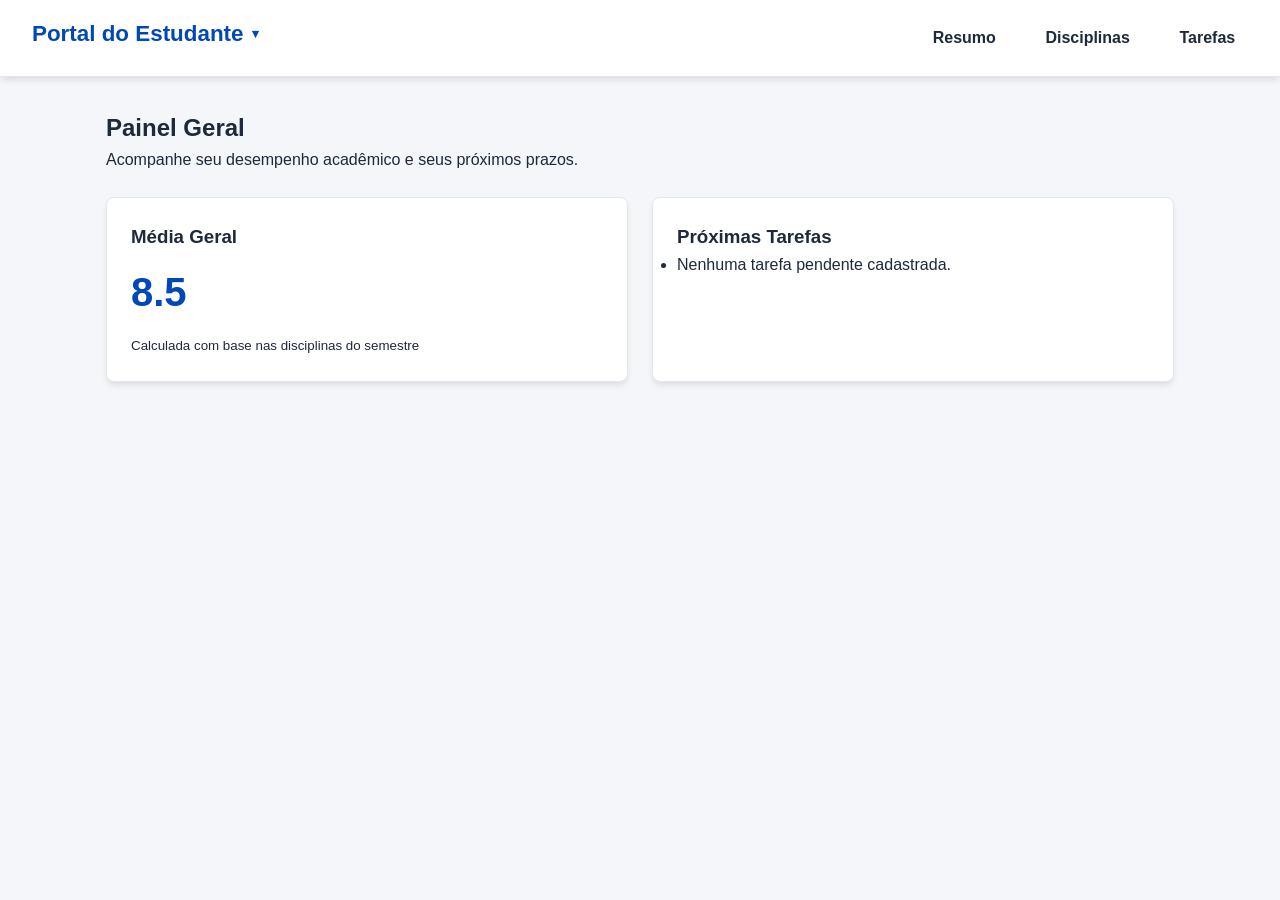
<file: index.html>
<!DOCTYPE html>
<html lang="pt-BR">
<head>
    <meta charset="UTF-8">
    <meta name="viewport" content="width=device-width, initial-scale=1.0">
    <title>Portal do Estudante - Dashboard</title>
    <link rel="stylesheet" href="css/style.css">
</head>
<body>

<header>
    <div class="brand-container">
        <!-- O JS atualizará o texto do título dinamicamente -->
        <h1 class="brand-title">
            <span id="nome-modulo-ativo">Portal do Estudante</span>
            <span class="arrow">▾</span>
        </h1>

        <div class="brand-dropdown">
            <a href="index.html" class="dropdown-item" data-set-theme="ficr">
                <strong>Portal do Estudante</strong>
                <small>Resumo, Disciplinas e Tarefas</small>
            </a>
            <a href="index.html" class="dropdown-item" data-set-theme="porto-digital">
                <strong>Embarque Digital</strong>
                <small>Projetos e Modos de Trabalho</small>
            </a>
            <a href="cursos.html" class="dropdown-item" data-set-theme="cursos">
                <strong>Cursos & Certificados</strong>
                <small>Gestão de Aprendizado Extra</small>
            </a>
            <a href="oportunidades.html" class="dropdown-item" data-set-theme="oportunidades">
                <strong>Oportunidades</strong>
                <small>Mapeamento de Vagas e Estágios</small>
            </a>
        </div>
    </div>

    <!-- O JS atualizará os links deste menu dinamicamente -->
    <nav>
        <ul id="menu-navegacao-dinamico">
            <!-- Gerado via JavaScript -->
        </ul>
    </nav>
</header>

<main>
    <!-- CONTEÚDO DO PORTAL DO ESTUDANTE -->
    <div id="conteudo-portal">
        <section>
            <h2>Painel Geral</h2>
            <p>Acompanhe seu desempenho acadêmico e seus próximos prazos.</p>
        </section>

        <!-- Seção de Resumos e Estatísticas -->
        <section class="dashboard-resumo">
            <!-- Card 1: Média Geral -->
            <article class="card">
                <h3>Média Geral</h3>
                <p class="valor-destaque">8.5</p>
                <small>Calculada com base nas disciplinas do semestre</small>
            </article>

            <!-- Card 2: Próximas Tarefas -->
            <article class="card">
                <h3>Próximas Tarefas</h3>
                <ul id="lista-proximas-tarefas">
                    <!-- Preenchido via JS com os dados do localStorage -->
                </ul>
            </article>
        </section>
    </div>

    <!-- CONTEÚDO DO EMBARQUE DIGITAL (EM DESENVOLVIMENTO) -->
    <section id="conteudo-embarque" class="card" style="display: none; text-align: center; padding: 3rem 1.5rem; margin-top: 1rem;">
        <div style="font-size: 3rem; margin-bottom: 1rem;">🚀</div>
        <h2>Módulo Embarque Digital</h2>
        <p style="color: var(--text-muted); max-width: 500px; margin: 0.5rem auto 1.5rem; line-height: 1.5;">
            Este espaço está sendo estruturado para integrar o acompanhamento de residência, projetos e mentorias do programa. Em breve mais novidades!
        </p>
        <span class="badge badge-andamento">Em Desenvolvimento</span>
    </section>
</main>

<script src="js/script.js"></script>
</body>
</html>
</file>
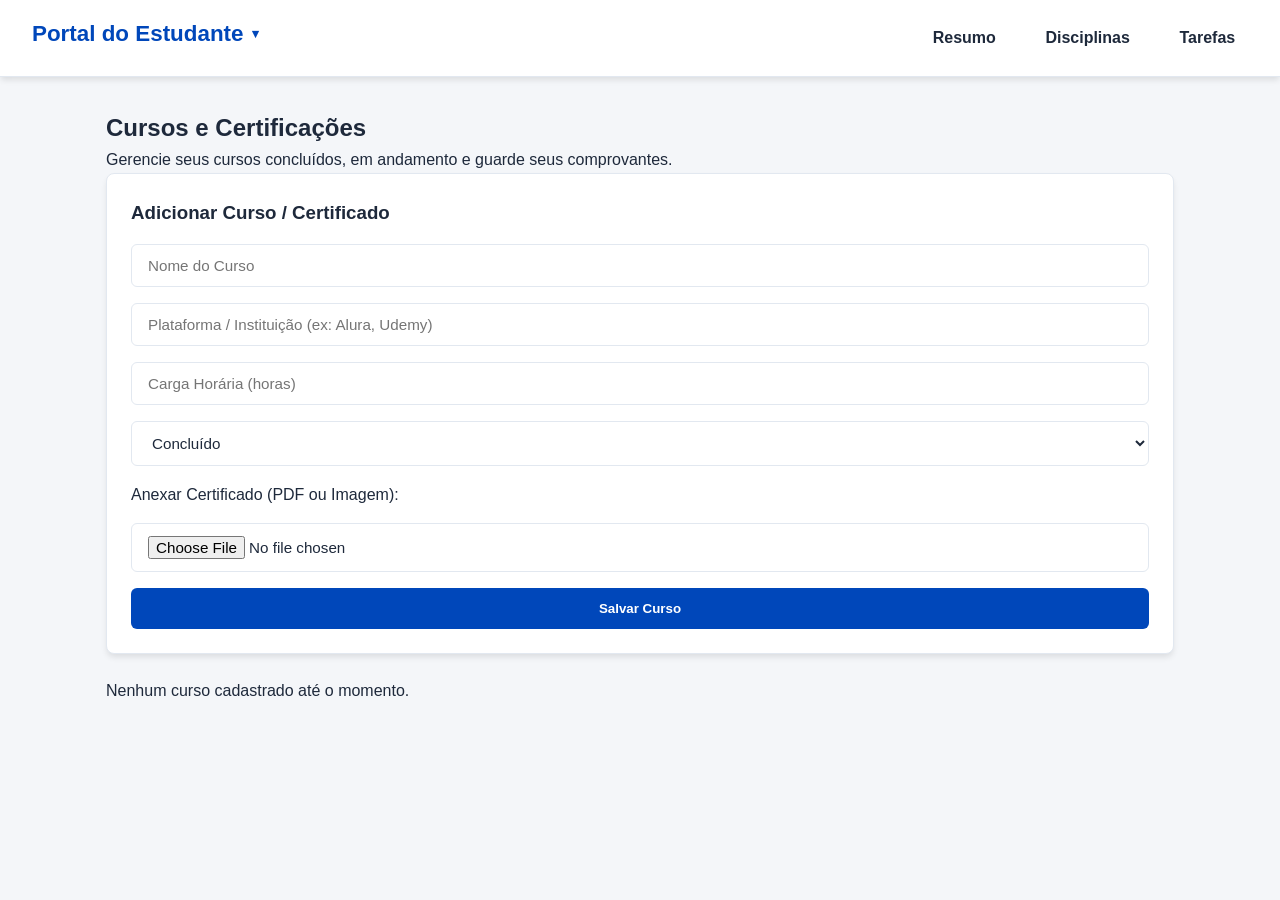
<file: cursos.html>
<!DOCTYPE html>
<html lang="pt-BR">
<head>
    <meta charset="UTF-8">
    <meta name="viewport" content="width=device-width, initial-scale=1.0">
    <title>Portal do Estudante - Cursos & Certificados</title>
    <link rel="stylesheet" href="css/style.css">
</head>
<body>

<header>
    <div class="brand-container">
        <!-- O JS atualizará o texto do título dinamicamente -->
        <h1 class="brand-title">
            <span id="nome-modulo-ativo">Portal do Estudante</span>
            <span class="arrow">▾</span>
        </h1>

        <div class="brand-dropdown">
            <a href="index.html" class="dropdown-item" data-set-theme="ficr">
                <strong>Portal do Estudante</strong>
                <small>Resumo, Disciplinas e Tarefas</small>
            </a>
            <a href="index.html" class="dropdown-item" data-set-theme="porto-digital">
                <strong>Embarque Digital</strong>
                <small>Projetos e Modos de Trabalho</small>
            </a>
            <a href="cursos.html" class="dropdown-item" data-set-theme="cursos">
                <strong>Cursos & Certificados</strong>
                <small>Gestão de Aprendizado Extra</small>
            </a>
            <a href="oportunidades.html" class="dropdown-item" data-set-theme="oportunidades">
                <strong>Oportunidades</strong>
                <small>Mapeamento de Vagas e Estágios</small>
            </a>
        </div>
    </div>

    <!-- O JS atualizará os links deste menu dinamicamente -->
    <nav>
        <ul id="menu-navegacao-dinamico">
            <!-- Gerado via JavaScript -->
        </ul>
    </nav>
</header>
<main>
    <section>
        <h2>Cursos e Certificações</h2>
        <p>Gerencie seus cursos concluídos, em andamento e guarde seus comprovantes.</p>
    </section>

    <!-- Formulário de Cadastro -->
    <section class="card">
        <h3>Adicionar Curso / Certificado</h3>
        <form id="form-curso">
            <input type="text" id="nome-curso" placeholder="Nome do Curso" required>
            <input type="text" id="plataforma-curso" placeholder="Plataforma / Instituição (ex: Alura, Udemy)" required>
            <input type="number" id="carga-horaria" placeholder="Carga Horária (horas)" required>

            <select id="status-curso">
                <option value="Concluído">Concluído</option>
                <option value="Em Andamento">Em Andamento</option>
                <option value="Pretendo Fazer">Pretendo Fazer</option>
            </select>

            <label for="upload-certificado">Anexar Certificado (PDF ou Imagem):</label>
            <input type="file" id="upload-certificado" accept="image/*,.pdf">

            <button type="submit">Salvar Curso</button>
        </form>
    </section>

    <!-- Container Dinâmico de Cursos -->
    <section class="dashboard-resumo" id="container-cursos">
        <!-- Renderizado dinamicamente via JS -->
    </section>
</main>

<script src="js/script.js"></script>
</body>
</html>
</file>
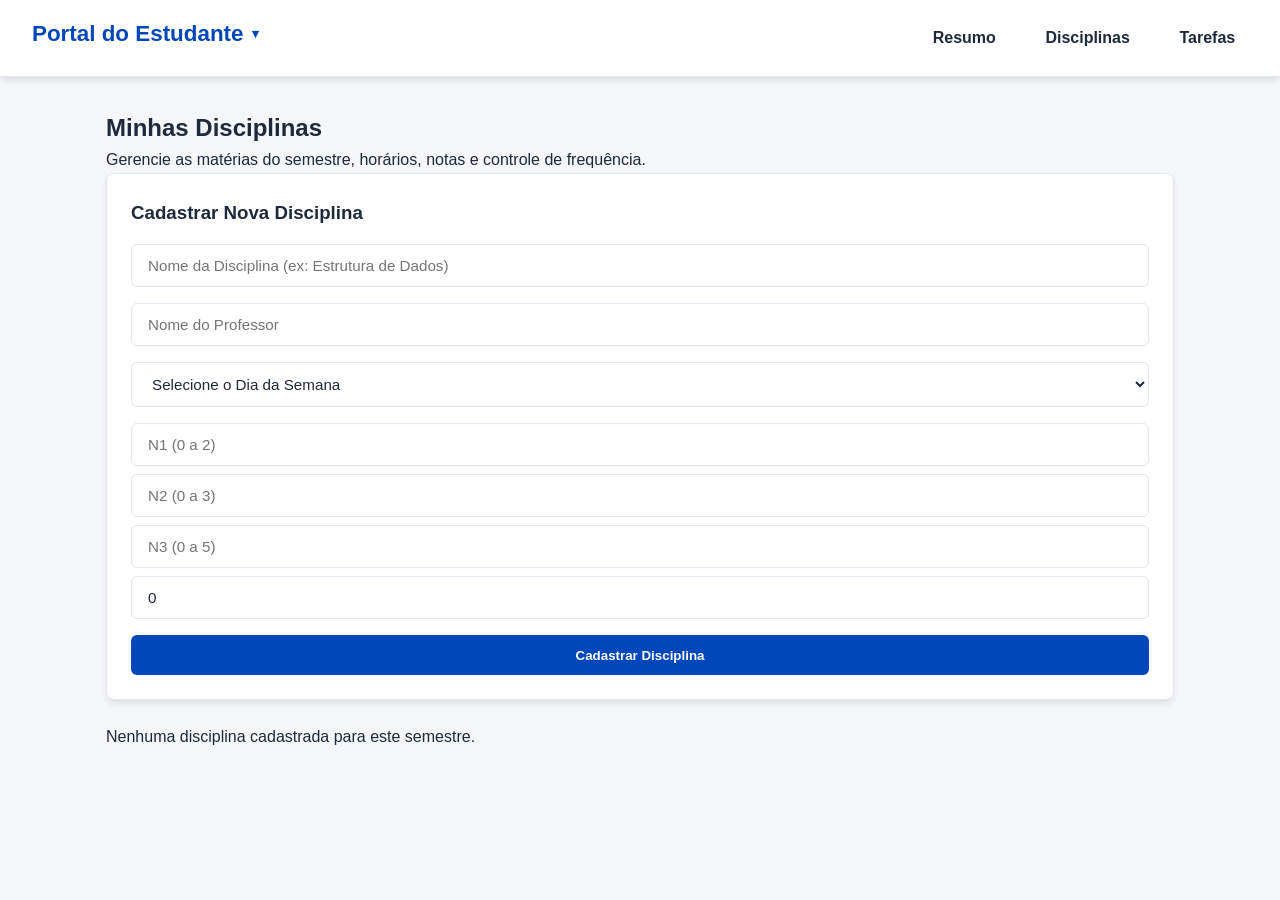
<file: disciplinas.html>
<!DOCTYPE html>
<html lang="pt-BR">
<head>
    <meta charset="UTF-8">
    <meta name="viewport" content="width=device-width, initial-scale=1.0">
    <title>Portal do Estudante - Disciplinas</title>
    <link rel="stylesheet" href="css/style.css">
</head>
<body>

<header>
    <div class="brand-container">
        <!-- O JS atualizará o texto do título dinamicamente -->
        <h1 class="brand-title">
            <span id="nome-modulo-ativo">Portal do Estudante</span>
            <span class="arrow">▾</span>
        </h1>

        <div class="brand-dropdown">
            <a href="index.html" class="dropdown-item" data-set-theme="ficr">
                <strong>Portal do Estudante</strong>
                <small>Resumo, Disciplinas e Tarefas</small>
            </a>
            <a href="index.html" class="dropdown-item" data-set-theme="porto-digital">
                <strong>Embarque Digital</strong>
                <small>Projetos e Modos de Trabalho</small>
            </a>
            <a href="cursos.html" class="dropdown-item" data-set-theme="cursos">
                <strong>Cursos & Certificados</strong>
                <small>Gestão de Aprendizado Extra</small>
            </a>
            <a href="oportunidades.html" class="dropdown-item" data-set-theme="oportunidades">
                <strong>Oportunidades</strong>
                <small>Mapeamento de Vagas e Estágios</small>
            </a>
        </div>
    </div>

    <!-- O JS atualizará os links deste menu dinamicamente -->
    <nav>
        <ul id="menu-navegacao-dinamico">
            <!-- Gerado via JavaScript -->
        </ul>
    </nav>
</header>

<main>
    <section>
        <h2>Minhas Disciplinas</h2>
        <p>Gerencie as matérias do semestre, horários, notas e controle de frequência.</p>
    </section>

    <!-- Formulário de Cadastro -->
    <section class="card">
        <h3>Cadastrar Nova Disciplina</h3>
        <form id="form-disciplina">
            <input type="text" id="nome-disciplina" placeholder="Nome da Disciplina (ex: Estrutura de Dados)" required>
            <input type="text" id="prof-disciplina" placeholder="Nome do Professor" required>

            <select id="dia-disciplina" required>
                <option value="">Selecione o Dia da Semana</option>
                <option value="Segunda-feira">Segunda-feira</option>
                <option value="Terça-feira">Terça-feira</option>
                <option value="Quarta-feira">Quarta-feira</option>
                <option value="Quinta-feira">Quinta-feira</option>
                <option value="Sexta-feira">Sexta-feira</option>
                <option value="Sábado">Sábado</option>
            </select>

            <div style="display: flex; gap: 0.5rem; flex-wrap: wrap;">
                <input type="number" id="nota1-disciplina" placeholder="N1 (0 a 2)" step="0.1" min="0" max="2">
                <input type="number" id="nota2-disciplina" placeholder="N2 (0 a 3)" step="0.1" min="0" max="3">
                <input type="number" id="nota3-disciplina" placeholder="N3 (0 a 5)" step="0.1" min="0" max="5">
                <input type="number" id="faltas-disciplina" placeholder="Faltas acumuladas" min="0" value="0">
            </div>

            <button type="submit">Cadastrar Disciplina</button>
        </form>
    </section>

    <!-- Container de Cards das Disciplinas -->
    <section class="dashboard-resumo" id="container-disciplinas">
        <!-- Renderizado dinamicamente via JS -->
    </section>
</main>

<script src="js/script.js"></script>
</body>
</html>
</file>
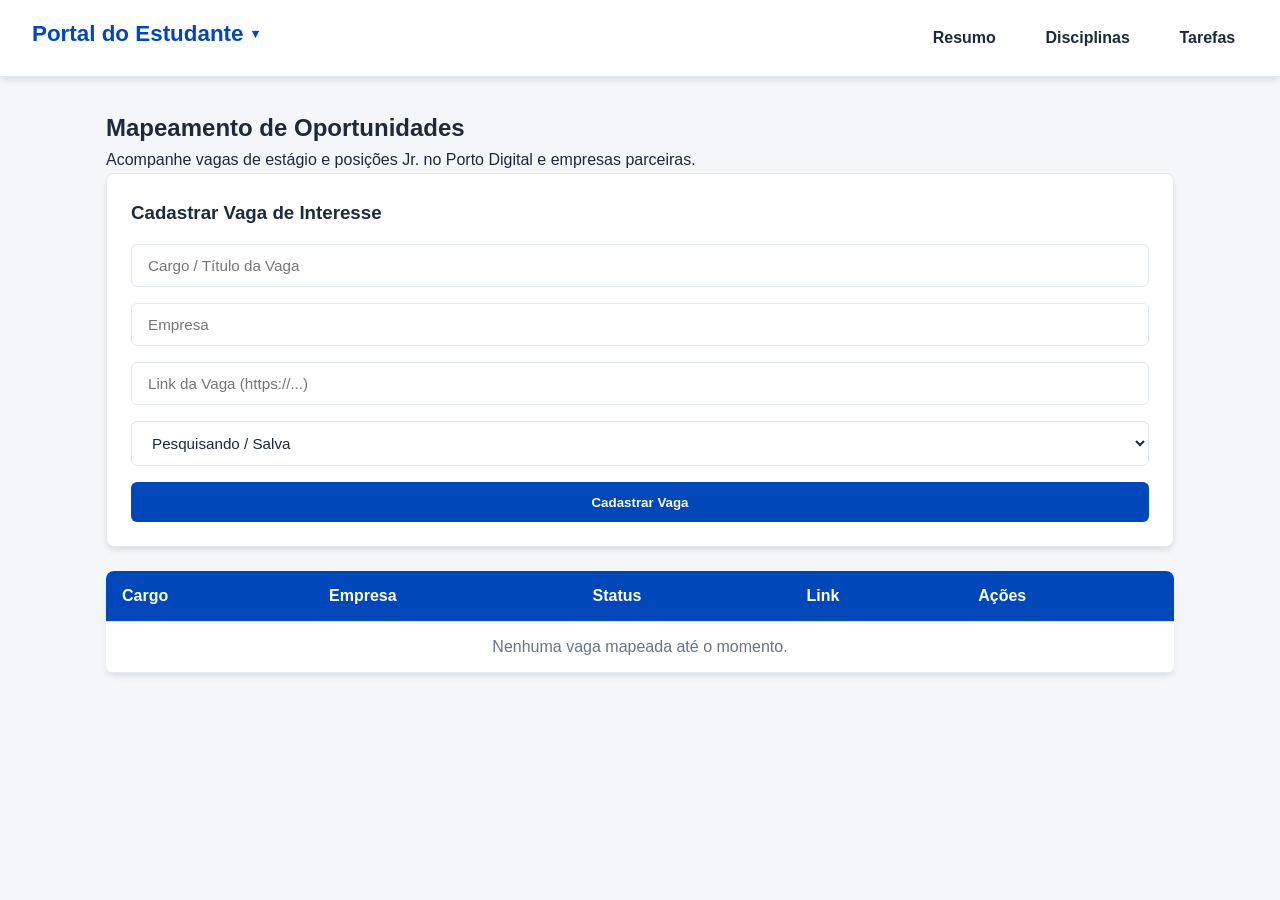
<file: oportunidades.html>
<!DOCTYPE html>
<html lang="pt-BR">
<head>
    <meta charset="UTF-8">
    <meta name="viewport" content="width=device-width, initial-scale=1.0">
    <title>Portal do Estudante - Oportunidades</title>
    <link rel="stylesheet" href="css/style.css">
</head>
<body>

<header>
    <div class="brand-container">
        <!-- O JS atualizará o texto do título dinamicamente -->
        <h1 class="brand-title">
            <span id="nome-modulo-ativo">Portal do Estudante</span>
            <span class="arrow">▾</span>
        </h1>

        <div class="brand-dropdown">
            <a href="index.html" class="dropdown-item" data-set-theme="ficr">
                <strong>Portal do Estudante</strong>
                <small>Resumo, Disciplinas e Tarefas</small>
            </a>
            <a href="index.html" class="dropdown-item" data-set-theme="porto-digital">
                <strong>Embarque Digital</strong>
                <small>Projetos e Modos de Trabalho</small>
            </a>
            <a href="cursos.html" class="dropdown-item" data-set-theme="cursos">
                <strong>Cursos & Certificados</strong>
                <small>Gestão de Aprendizado Extra</small>
            </a>
            <a href="oportunidades.html" class="dropdown-item" data-set-theme="oportunidades">
                <strong>Oportunidades</strong>
                <small>Mapeamento de Vagas e Estágios</small>
            </a>
        </div>
    </div>

    <!-- O JS atualizará os links deste menu dinamicamente -->
    <nav>
        <ul id="menu-navegacao-dinamico">
            <!-- Gerado via JavaScript -->
        </ul>
    </nav>
</header>

<main>
    <section>
        <h2>Mapeamento de Oportunidades</h2>
        <p>Acompanhe vagas de estágio e posições Jr. no Porto Digital e empresas parceiras.</p>
    </section>

    <!-- Formulário de Nova Vaga -->
    <section class="card">
        <h3>Cadastrar Vaga de Interesse</h3>
        <form id="form-vaga">
            <input type="text" id="cargo-vaga" placeholder="Cargo / Título da Vaga" required>
            <input type="text" id="empresa-vaga" placeholder="Empresa" required>
            <input type="url" id="link-vaga" placeholder="Link da Vaga (https://...)" required>
            <select id="status-vaga">
                <option value="Pesquisando">Pesquisando / Salva</option>
                <option value="Inscrito">Candidatura Enviada</option>
                <option value="Entrevista">Em Processo Seletivo</option>
                <option value="Banco">Banco de Talentos</option>
            </select>
            <button type="submit">Cadastrar Vaga</button>
        </form>
    </section>

    <!-- Tabela de Acompanhamento -->
    <section class="tarefas-container">
        <table>
            <thead>
            <tr>
                <th>Cargo</th>
                <th>Empresa</th>
                <th>Status</th>
                <th>Link</th>
                <th>Ações</th>
            </tr>
            </thead>
            <tbody id="tabela-vagas-body">
            <!-- Renderizado dinamicamente via JS -->
            </tbody>
        </table>
    </section>
</main>

<script src="js/script.js"></script>
</body>
</html>
</file>
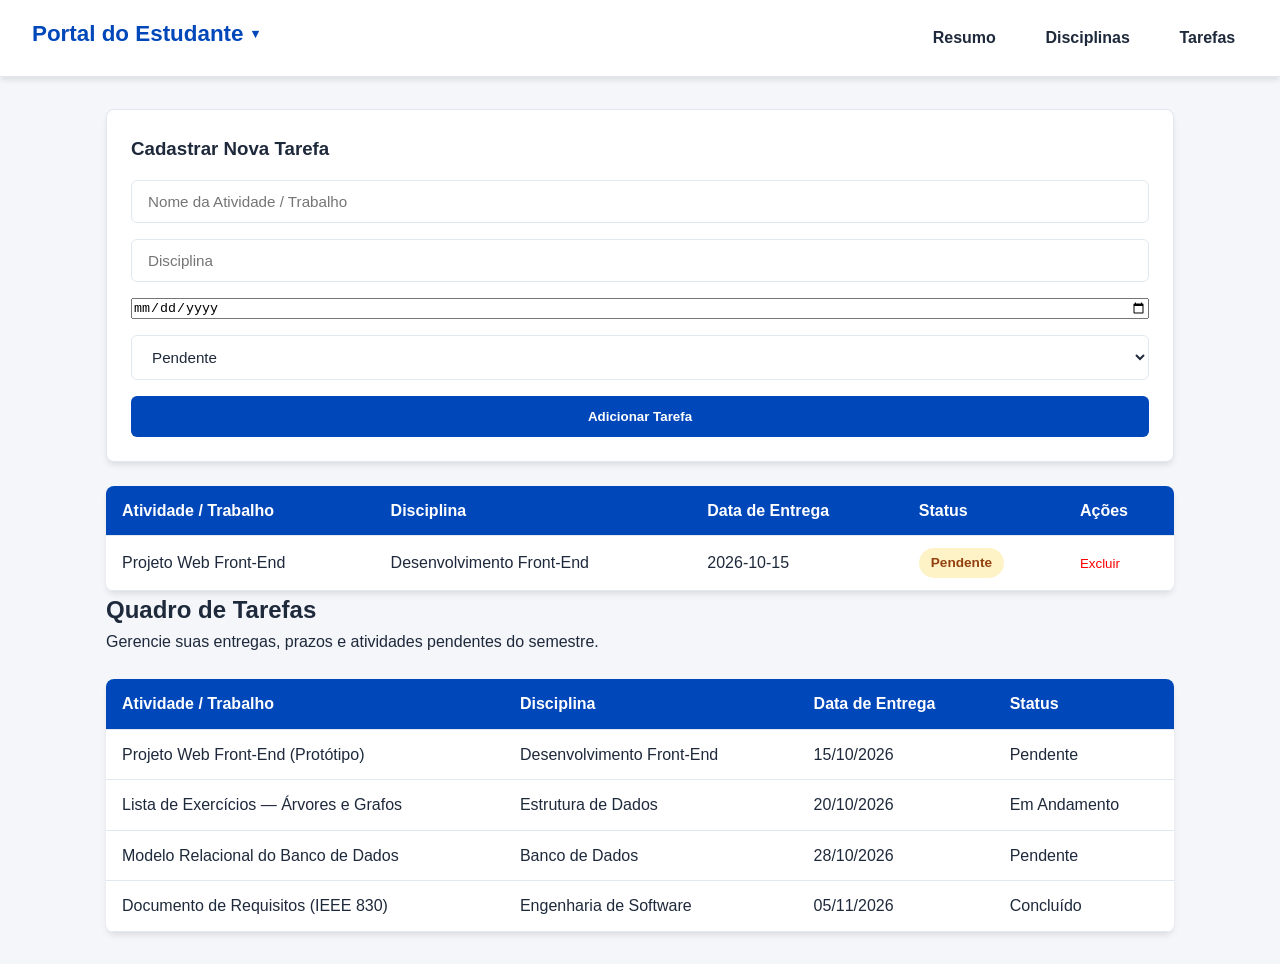
<file: tarefas.html>
<!DOCTYPE html>
<html lang="pt-BR">
<head>
    <meta charset="UTF-8">
    <meta name="viewport" content="width=device-width, initial-scale=1.0">
    <title>Portal do Estudante - Tarefas</title>
    <link rel="stylesheet" href="css/style.css">
</head>
<body>

<header>
    <div class="brand-container">
        <!-- O JS atualizará o texto do título dinamicamente -->
        <h1 class="brand-title">
            <span id="nome-modulo-ativo">Portal do Estudante</span>
            <span class="arrow">▾</span>
        </h1>

        <div class="brand-dropdown">
            <a href="index.html" class="dropdown-item" data-set-theme="ficr">
                <strong>Portal do Estudante</strong>
                <small>Resumo, Disciplinas e Tarefas</small>
            </a>
            <a href="index.html" class="dropdown-item" data-set-theme="porto-digital">
                <strong>Embarque Digital</strong>
                <small>Projetos e Modos de Trabalho</small>
            </a>
            <a href="cursos.html" class="dropdown-item" data-set-theme="cursos">
                <strong>Cursos & Certificados</strong>
                <small>Gestão de Aprendizado Extra</small>
            </a>
            <a href="oportunidades.html" class="dropdown-item" data-set-theme="oportunidades">
                <strong>Oportunidades</strong>
                <small>Mapeamento de Vagas e Estágios</small>
            </a>
        </div>
    </div>

    <!-- O JS atualizará os links deste menu dinamicamente -->
    <nav>
        <ul id="menu-navegacao-dinamico">
            <!-- Gerado via JavaScript -->
        </ul>
    </nav>
</header>

<main>
    <section class="card">
        <h3>Cadastrar Nova Tarefa</h3>
        <form id="form-tarefa">
            <input type="text" id="nome-tarefa" placeholder="Nome da Atividade / Trabalho" required>
            <input type="text" id="disciplina-tarefa" placeholder="Disciplina" required>
            <input type="date" id="data-tarefa" required>
            <select id="status-tarefa">
                <option value="Pendente">Pendente</option>
                <option value="Em Andamento">Em Andamento</option>
                <option value="Concluído">Concluído</option>
            </select>
            <button type="submit">Adicionar Tarefa</button>
        </form>
    </section>

    <section class="tarefas-container">
        <table>
            <thead>
            <tr>
                <th>Atividade / Trabalho</th>
                <th>Disciplina</th>
                <th>Data de Entrega</th>
                <th>Status</th>
                <th>Ações</th>
            </tr>
            </thead>
            <tbody id="tabela-tarefas-body">
            <!-- As tarefas serão renderizadas aqui via JavaScript -->
            </tbody>
        </table>
    </section>
    <section>
        <h2>Quadro de Tarefas</h2>
        <p>Gerencie suas entregas, prazos e atividades pendentes do semestre.</p>
    </section>

    <section class="tarefas-container">
        <table>
            <thead>
            <tr>
                <th>Atividade / Trabalho</th>
                <th>Disciplina</th>
                <th>Data de Entrega</th>
                <th>Status</th>
            </tr>
            </thead>
            <tbody>
            <tr>
                <td>Projeto Web Front-End (Protótipo)</td>
                <td>Desenvolvimento Front-End</td>
                <td>15/10/2026</td>
                <td>Pendente</td>
            </tr>
            <tr>
                <td>Lista de Exercícios — Árvores e Grafos</td>
                <td>Estrutura de Dados</td>
                <td>20/10/2026</td>
                <td>Em Andamento</td>
            </tr>
            <tr>
                <td>Modelo Relacional do Banco de Dados</td>
                <td>Banco de Dados</td>
                <td>28/10/2026</td>
                <td>Pendente</td>
            </tr>
            <tr>
                <td>Documento de Requisitos (IEEE 830)</td>
                <td>Engenharia de Software</td>
                <td>05/11/2026</td>
                <td>Concluído</td>
            </tr>
            </tbody>
        </table>
    </section>
</main>

<script src="js/script.js"></script>
</body>
</html>
</file>
<file: css/style.css>
/* ==========================================================================
   1. VARIÁVEIS DE TEMA (Design Tokens)
   ========================================================================== */
:root {
    /* Tema Padrão (FICR) */
    --primary-color: #0047ba;
    --primary-hover: #003388;
    --bg-color: #f4f6f9;
    --card-bg: #ffffff;
    --text-color: #1e293b;
    --text-muted: #64748b;
    --border-color: #e2e8f0;
    --shadow: 0 4px 6px -1px rgba(0, 0, 0, 0.1);
}

/* Tema Secundário (Porto Digital) */
[data-theme="porto-digital"] {
    --primary-color: #e6007e;
    --primary-hover: #b30062;
    --bg-color: #121214;
    --card-bg: #202024;
    --text-color: #e1e1e6;
    --text-muted: #a8a8b3;
    --border-color: #323238;
    --shadow: 0 4px 12px rgba(0, 0, 0, 0.5);
}

/* ==========================================================================
   2. RESET E ESTILOS GLOBAIS
   ========================================================================== */
* {
    margin: 0;
    padding: 0;
    box-sizing: border-box;
}

body {
    font-family: 'Segoe UI', Tahoma, Geneva, Verdana, sans-serif;
    background-color: var(--bg-color);
    color: var(--text-color);
    line-height: 1.6;
    transition: background-color 0.3s ease, color 0.3s ease;
}

main {
    max-width: 1100px;
    margin: 2rem auto;
    padding: 0 1rem;
}

/* ==========================================================================
   3. CABEÇALHO E NAVEGAÇÃO
   ========================================================================== */
header {
    background-color: var(--card-bg);
    border-bottom: 1px solid var(--border-color);
    padding: 1rem 2rem;
    display: flex;
    justify-content: space-between;
    align-items: center;
    box-shadow: var(--shadow);
}

header h1 {
    font-size: 1.5rem;
    color: var(--primary-color);
}

nav ul {
    display: flex;
    list-style: none;
    gap: 1.5rem;
}

nav a {
    text-decoration: none;
    color: var(--text-color);
    font-weight: 600;
    padding: 0.5rem 0.8rem;
    border-radius: 6px;
    transition: background-color 0.2s, color 0.2s;
}

nav a:hover {
    background-color: var(--primary-color);
    color: #ffffff;
}

/* ==========================================================================
   4. ESTRUTURA DOS CARDS E TABELAS
   ========================================================================== */
.dashboard-resumo {
    display: grid;
    grid-template-columns: repeat(auto-fit, minmax(300px, 1fr));
    gap: 1.5rem;
    margin-top: 1.5rem;
}

.card {
    background-color: var(--card-bg);
    border: 1px solid var(--border-color);
    border-radius: 8px;
    padding: 1.5rem;
    box-shadow: var(--shadow);
}

.valor-destaque {
    font-size: 2.5rem;
    font-weight: bold;
    color: var(--primary-color);
    margin: 0.5rem 0;
}

table {
    width: 100%;
    border-collapse: collapse;
    background-color: var(--card-bg);
    margin-top: 1.5rem;
    border-radius: 8px;
    overflow: hidden;
    box-shadow: var(--shadow);
}

th, td {
    padding: 0.75rem 1rem;
    text-align: left;
    border-bottom: 1px solid var(--border-color);
}

th {
    background-color: var(--primary-color);
    color: #ffffff;
    font-weight: 600;
}

tr:hover {
    background-color: rgba(0, 0, 0, 0.02);
}
/* ==========================================================================
   5. FORMULÁRIOS E CONTROLES DE ENTRADA
   ========================================================================== */
form {
    display: flex;
    flex-direction: column;
    gap: 1rem;
    margin-top: 1rem;
}

.filtro-container {
    display: flex;
    align-items: center;
    gap: 0.75rem;
    margin-bottom: 1rem;
}

input[type="text"],
input[type="number"],
input[type="url"],
input[type="file"],
select {
    width: 100%;
    padding: 0.75rem 1rem;
    border: 1px solid var(--border-color);
    border-radius: 6px;
    font-size: 0.95rem;
    background-color: var(--card-bg);
    color: var(--text-color);
    outline: none;
    transition: border-color 0.2s ease;
}

input:focus,
select:focus {
    border-color: var(--primary-color);
}

button[type="submit"],
.btn-primary {
    background-color: var(--primary-color);
    color: #ffffff;
    font-weight: 600;
    padding: 0.8rem 1.2rem;
    border: none;
    border-radius: 6px;
    cursor: pointer;
    transition: background-color 0.2s ease, transform 0.1s ease;
}

button[type="submit"]:hover,
.btn-primary:hover {
    background-color: var(--primary-hover);
}

button[type="submit"]:active {
    transform: scale(0.98);
}

/* ==========================================================================
   6. BADGES DE STATUS E PREVIEW DE CERTIFICADOS
   ========================================================================== */
.badge {
    display: inline-block;
    padding: 0.25rem 0.75rem;
    border-radius: 20px;
    font-size: 0.85rem;
    font-weight: 600;
}

.badge-pendente {
    background-color: #fef3c7;
    color: #92400e;
}

.badge-andamento {
    background-color: #dbeafe;
    color: #1e40af;
}

.badge-concluido {
    background-color: #dcfce7;
    color: #166534;
}

.miniantiura-certificado {
    margin-top: 1rem;
    padding: 1.5rem;
    border: 2px dashed var(--border-color);
    border-radius: 6px;
    text-align: center;
    background-color: rgba(0, 0, 0, 0.02);
    color: var(--text-muted);
}
/* ==========================================================================
   7. NAVEGAÇÃO MULTI-SISTEMA (BRAND DROPDOWN "BOLHA")
   ========================================================================== */
.brand-container {
    position: relative;
    display: inline-block;
    cursor: pointer;
    padding-bottom: 0.5rem;
}

.brand-title {
    font-size: 1.4rem;
    font-weight: 700;
    color: var(--primary-color);
    display: flex;
    align-items: center;
    gap: 0.5rem;
    user-select: none;
}

.brand-title .arrow {
    font-size: 0.8rem;
    transition: transform 0.3s ease;
}

.brand-container:hover .arrow {
    transform: rotate(180deg);
}

/* Pop-up em formato de bolha flutuante */
.brand-dropdown {
    display: none;
    position: absolute;
    top: 100%;
    left: 0;
    width: 280px;
    background-color: var(--card-bg);
    border: 1px solid var(--border-color);
    border-radius: 12px;
    box-shadow: 0 10px 30px rgba(0, 0, 0, 0.15);
    padding: 0.6rem;
    z-index: 1000;
    animation: popupFade 0.2s ease-in-out;
}

.brand-container:hover .brand-dropdown {
    display: block;
}

.dropdown-item {
    display: flex;
    flex-direction: column;
    padding: 0.75rem 1rem;
    text-decoration: none;
    color: var(--text-color);
    border-radius: 8px;
    transition: background-color 0.2s ease, color 0.2s ease;
}

.dropdown-item:hover {
    background-color: rgba(0, 0, 0, 0.05);
    color: var(--primary-color);
}

.dropdown-item.active {
    background-color: var(--primary-color);
    color: #ffffff;
}

.dropdown-item.active small {
    color: rgba(255, 255, 255, 0.8);
}

.dropdown-item small {
    font-size: 0.75rem;
    color: var(--text-muted);
    margin-top: 2px;
}

@keyframes popupFade {
    from {
        opacity: 0;
        transform: translateY(-8px);
    }
    to {
        opacity: 1;
        transform: translateY(0);
    }
}
/* Tema Cursos & Certificados */
[data-theme="cursos"] {
    --primary-color: #0d9488;
    --primary-hover: #0f766e;
    --bg-color: #f0fdf4;
    --card-bg: #ffffff;
    --text-color: #0f172a;
    --text-muted: #475569;
    --border-color: #cbd5e1;
    --shadow: 0 4px 6px -1px rgba(0, 0, 0, 0.1);
}

/* Tema Oportunidades */
[data-theme="oportunidades"] {
    --primary-color: #d97706;
    --primary-hover: #b45309;
    --bg-color: #fffbe0;
    --card-bg: #ffffff;
    --text-color: #1c1917;
    --text-muted: #57534e;
    --border-color: #e7e5e4;
    --shadow: 0 4px 6px -1px rgba(0, 0, 0, 0.1);
}
</file>
